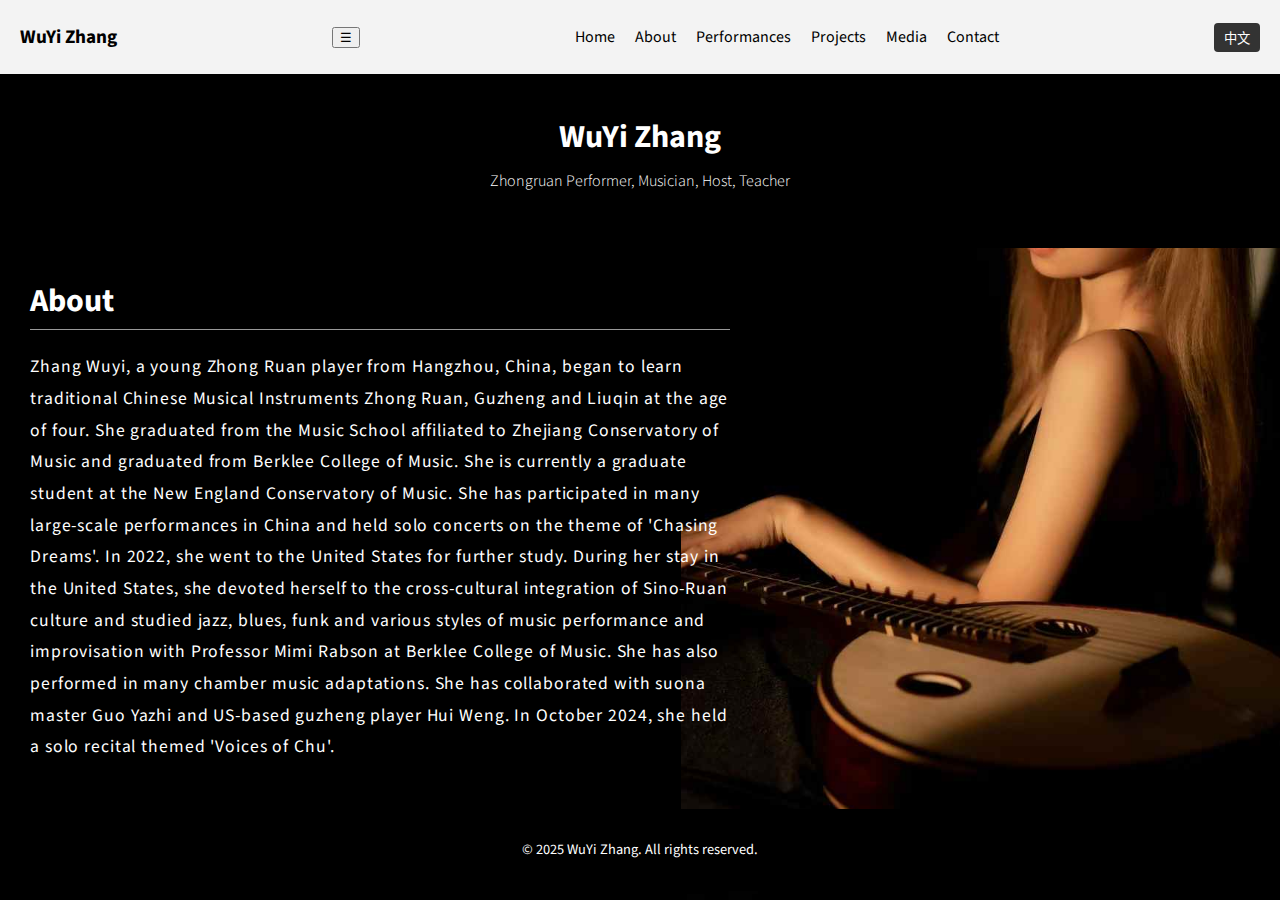
<file: about.html>
<!DOCTYPE html>
<html lang="zh-CN">
<head>
  <meta charset="UTF-8" />
  <meta name="viewport" content="width=device-width, initial-scale=1.0"/>
  <link href="https://fonts.googleapis.com/css2?family=Source+Sans+Pro:wght@400;600;700&display=swap" rel="stylesheet">
  <title>WuYi Zhang - About</title>
  <link rel="stylesheet" href="styles.css" />
</head>
<body class="layout fade-in about-background"> <!-- ✅ 只保留一个 body -->

  <!-- 顶部导航 -->
  <header>
    <div class="logo">WuYi Zhang</div>
    <button class="menu-toggle" id="menuToggle">&#9776;</button>
    <nav>
      <ul>
        <li><a href="index.html" data-en="Home" data-cn="主页">主页</a></li>
        <li><a href="about.html" data-en="About" data-cn="关于">关于</a></li>
        <li><a href="performances.html" data-en="Performances" data-cn="演出">演出</a></li>
        <li><a href="projects.html" data-en="Projects" data-cn="作品">作品</a></li>
        <li><a href="media.html" data-en="Media" data-cn="媒体">媒体</a></li>
        <li><a href="contact.html" data-en="Contact" data-cn="联系">联系</a></li>
      </ul>
    </nav>
    <div class="lang-switch">
      <button id="langToggle">EN</button>
    </div>
  </header>

  <!-- 顶部 Banner -->
  <div class="about-banner">
    <h1 class="name">WuYi Zhang</h1>
    <p class="tagline" data-en="Zhongruan Performer, Musician, Host, Teacher" 
       data-cn="中阮演奏家 · 音乐家 · 主持人 · 教师">
      Vocalist, Zhongruan Performer, Composer
    </p>
  </div>

  <!-- 内容背景区域 -->
  <div class="about-background">
    <main class="page-wrapper">
      <aside class="sidebar"><h2 data-en="About" data-cn="关于">ABOUT</h2></aside>
      <section class="content">
        <h1 data-en="About" data-cn="关于">About Me</h1>

        <div class="bio-block">
          <p 
            data-en="Zhang Wuyi, a young Zhong Ruan player from Hangzhou, China, began to learn traditional Chinese Musical Instruments Zhong Ruan, Guzheng and Liuqin at the age of four. She graduated from the Music School affiliated to Zhejiang Conservatory of Music and graduated from Berklee College of Music. She is currently a graduate student at the New England Conservatory of Music. She has participated in many large-scale performances in China and held solo concerts on the theme of 'Chasing Dreams'. In 2022, she went to the United States for further study. During her stay in the United States, she devoted herself to the cross-cultural integration of Sino-Ruan culture and studied jazz, blues, funk and various styles of music performance and improvisation with Professor Mimi Rabson at Berklee College of Music. She has also performed in many chamber music adaptations. She has collaborated with suona master Guo Yazhi and US-based guzheng player Hui Weng. In October 2024, she held a solo recital themed 'Voices of Chu'."
            
            data-cn="章吴仪，青年中阮演奏家，来自中国杭州，四岁开始学习中国传统乐器中阮、古筝、柳琴。她高中毕业于浙江音乐学院附属音乐学校，本科毕业于伯克利音乐学院，现为新英格兰音乐学院研究生。曾在中国参加多场大型演出，并举办“追梦”主题独奏音乐会。2022年她前往美国深造。在美期间，她致力于中阮的跨文化融合，在伯克利音乐学院跟随 Mimi Rabson 教授学习 Jazz、Blues、Funk 多种风格的音乐演奏与即兴表演。她还参演了许多改编后的室内乐作品，并与著名唢呐演奏家郭雅志老师、旅美古筝演奏家翁惠老师多次合作。2024年10月，她举办了“楚之阮语”主题个人独奏会。"
          >
            Zhang Wuyi, a young Zhong Ruan player from Hangzhou, China...
          </p>
        </div>
      </section>
    </main>
  </div>

  <!-- 页脚 -->
  <footer>
    <p>&copy; 2025 WuYi Zhang. All rights reserved.</p>
  </footer>

  <script src="script.js"></script>
</body>
</html>
</file>
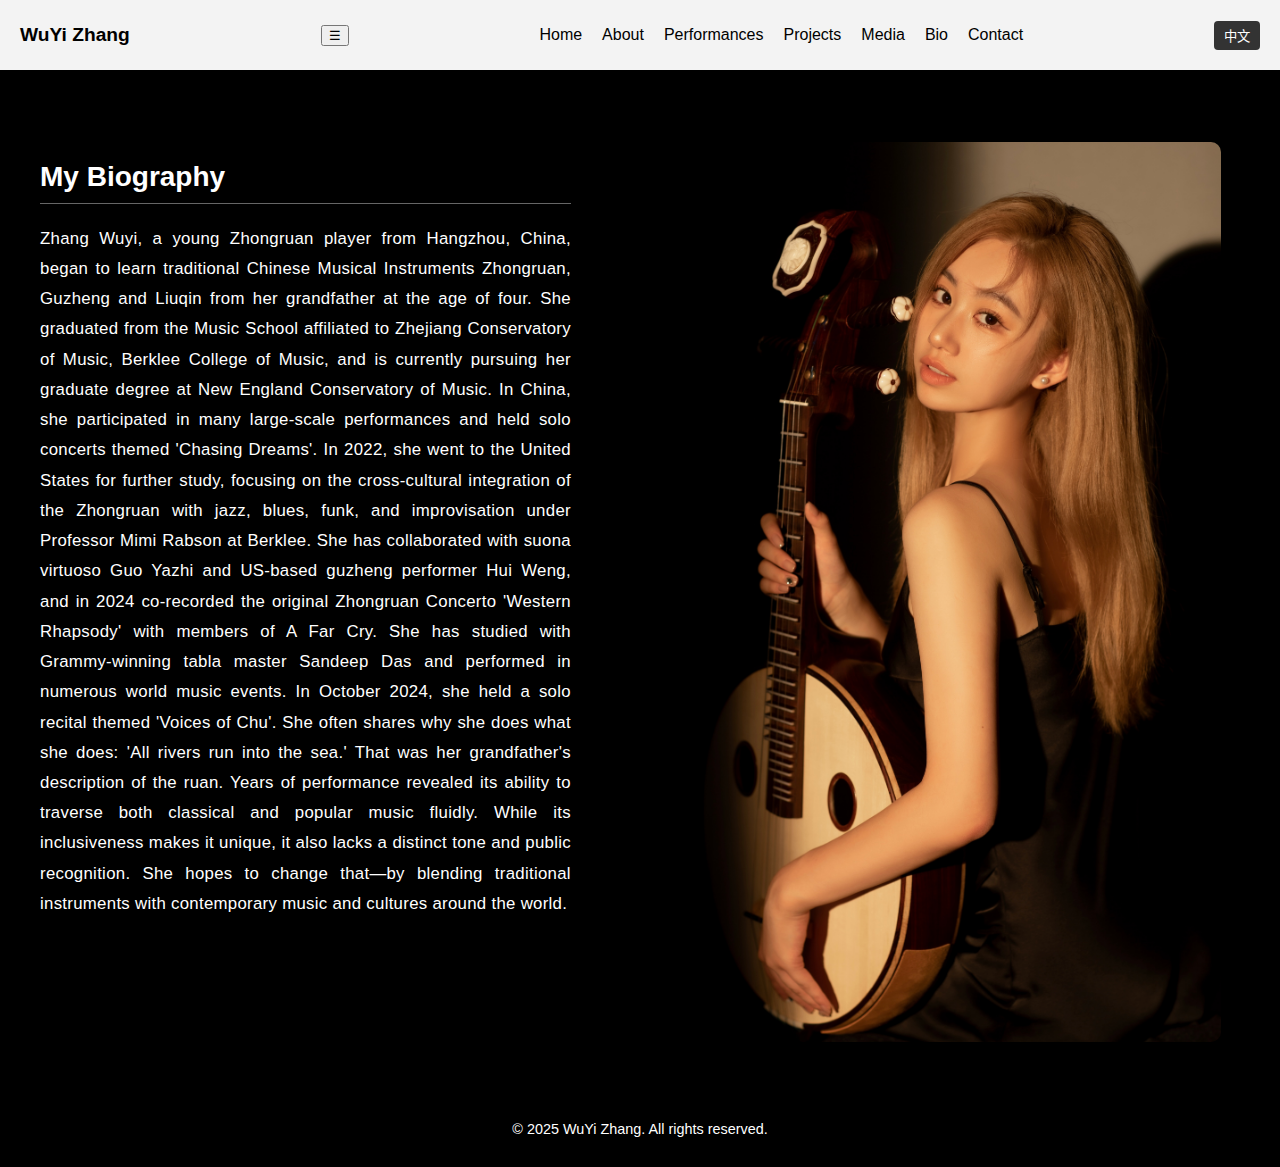
<file: bio.html>
<!DOCTYPE html>
<html lang="zh-CN">
<head>
  <meta charset="UTF-8" />
  <meta name="viewport" content="width=device-width, initial-scale=1.0"/>
  <title>WuYi Zhang - Bio</title>
  <link rel="stylesheet" href="styles.css" />
</head>
<body class="layout fade-in" style="background-color: black; color: rgb(0, 0, 0);">
  <header>
    <div class="logo">WuYi Zhang</div>
    <button class="menu-toggle" id="menuToggle">&#9776;</button>
    <nav>
      <ul>
        <li><a href="index.html" data-en="Home" data-cn="主页">主页</a></li>
        <li><a href="about.html" data-en="About" data-cn="关于">关于</a></li>
        <li><a href="performances.html" data-en="Performances" data-cn="演出">演出</a></li>
        <li><a href="projects.html" data-en="Projects" data-cn="作品">作品</a></li>
        <li><a href="media.html" data-en="Media" data-cn="媒体">媒体</a></li>
        <li><a href="bio.html" data-en="Bio" data-cn="简历">简历</a></li>
        <li><a href="contact.html" data-en="Contact" data-cn="联系">联系</a></li>
      </ul>
    </nav>
    <div class="lang-switch">
      <button id="langToggle">EN</button>
    </div>
  </header>

  <div class="about-background">
    <main class="about-layout">
      <section class="about-text">
        <h1 data-en="My Biography" data-cn="我的简历">My Biography</h1>
        <p data-en="
Zhang Wuyi, a young Zhongruan player from Hangzhou, China, began to learn traditional Chinese Musical Instruments Zhongruan, Guzheng and Liuqin from her grandfather at the age of four. She graduated from the Music School affiliated to Zhejiang Conservatory of Music, Berklee College of Music, and is currently pursuing her graduate degree at New England Conservatory of Music. In China, she participated in many large-scale performances and held solo concerts themed 'Chasing Dreams'. 
In 2022, she went to the United States for further study, focusing on the cross-cultural integration of the Zhongruan with jazz, blues, funk, and improvisation under Professor Mimi Rabson at Berklee. She has collaborated with suona virtuoso Guo Yazhi and US-based guzheng performer Hui Weng, and in 2024 co-recorded the original Zhongruan Concerto 'Western Rhapsody' with members of A Far Cry. She has studied with Grammy-winning tabla master Sandeep Das and performed in numerous world music events.
In October 2024, she held a solo recital themed 'Voices of Chu'. 
She often shares why she does what she does: 'All rivers run into the sea.' That was her grandfather's description of the ruan. Years of performance revealed its ability to traverse both classical and popular music fluidly. While its inclusiveness makes it unique, it also lacks a distinct tone and public recognition. She hopes to change that—by blending traditional instruments with contemporary music and cultures around the world.
        "
        data-cn="
章吴仪，青年中阮演奏家，来自中国杭州，四岁开始跟随祖父学习中国传统乐器中阮，古筝，柳琴。高中毕业于浙江音乐学院附属音乐学校，本科毕业于伯克利音乐学院，研究生就读于新英格兰音乐学院。在中国参加多场大型演出，并举办“追梦”主题独奏音乐会。2022年前往美国深造。在美期间，她致力将中阮跨文化融合，在伯克利音乐学院跟随Mimi Rabson教授学习Jazz，blues，funk多种风格的音乐演奏和即兴表演。参演了许多改编后的室内乐作品。和著名唢呐演奏家郭雅志老师，旅美古筝演奏家翁惠老师多次合作。2024年和A Far Cry的成员一起合作录制了由Adalia Wenxie写的中阮协奏曲《Western Rhapsody》。也曾和荣获格莱美的Tabla大师Sandeep Das交流学习，参与多场世界音乐的音乐会的演出。并在2024年10月，举办“楚之阮语”主题个人独奏会。
她曾在很多重要场合发表她现在正在做的事情的原因：“海纳百川。”这就是我祖父对中国传统乐器“阮”的定义。他没有具体说明原因，但钻研其中的原因激发了我对深度学习的兴趣。多年的演奏让我知道，它不仅能协调高低音调，还能在古典音乐和流行音乐之间游刃有余。它包容了所有的音调，就像大海包容了所有的河流。我瞬间就明白了祖父的意思，并开始感激他的话。然而，由于其极具包容性的性质，阮缺乏独特的声音，并不是一个特别受欢迎的乐器。就像电影中的配角经常被忽视一样，阮也不像现在那么出名了。但我看到了中国乐器的魅力，希望让更多人能够感受到阮的独特。于是，我的脑海里就有了一个想法，我想要通过我对现在流行音乐的认识，赋予这个传统乐器更多的可能性，让他能够更加快速的被人们所认识，所以我独自前往美国来学习更多不同风格的音乐和不同的音乐文化。我在这里，感受到了音乐的多样性和融合性。
        ">
        </p>
      </section>
      <section class="about-photo">
        <img src="images/bio.jpg" alt="WuYi Zhang performing" />
      </section>
    </main>
  </div>

  <footer>
    <p>&copy; 2025 WuYi Zhang. All rights reserved.</p>
  </footer>

  <script src="script.js"></script>
</body>
</html>
</file>
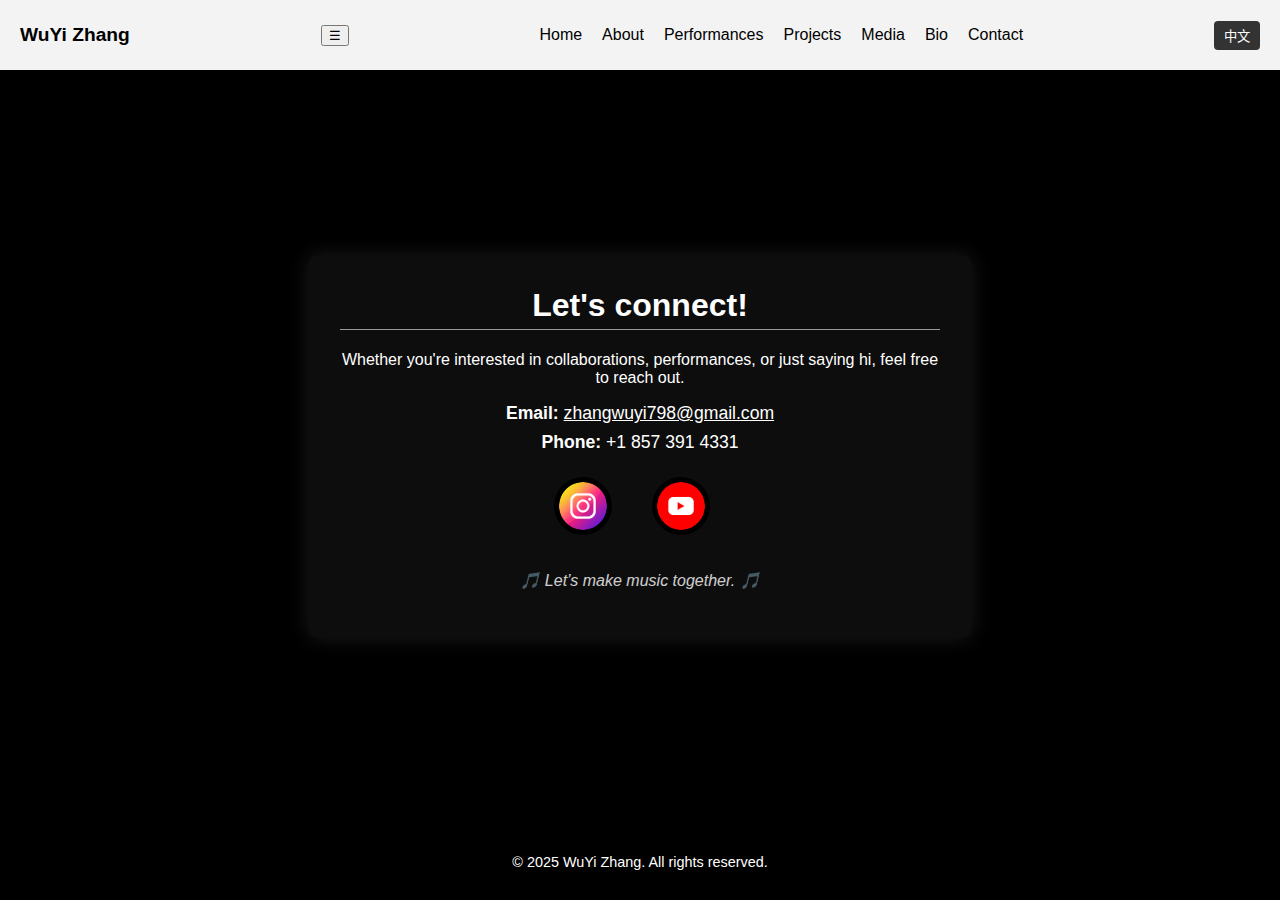
<file: contact.html>
<!DOCTYPE html>
<html lang="zh-CN">
<head>
  <meta charset="UTF-8" />
  <meta name="viewport" content="width=device-width, initial-scale=1.0"/>
  <title>WuYi Zhang - Contact</title>
  <link rel="stylesheet" href="styles.css" />
</head>
<body class="layout fade-in" style="background-color: rgb(0, 0, 0); color: rgb(0, 0, 0);">


<header>
  <div class="logo">WuYi Zhang</div>
  <button class="menu-toggle" id="menuToggle">&#9776;</button>
  <nav>
    <ul>
      <li><a href="index.html" data-en="Home" data-cn="主页">主页</a></li>
      <li><a href="about.html" data-en="About" data-cn="关于">关于</a></li>
      <li><a href="performances.html" data-en="Performances" data-cn="演出">演出</a></li>
      <li><a href="projects.html" data-en="Projects" data-cn="作品">作品</a></li>
      <li><a href="media.html" data-en="Media" data-cn="媒体">媒体</a></li>
      <li><a href="bio.html" data-en="Bio" data-cn="简历">Bio</a></li>
      <li><a href="contact.html" data-en="Contact" data-cn="联系">联系</a></li>
    </ul>
  </nav>
  <div class="lang-switch">
    <button id="langToggle">EN</button>
  </div>
</header>


<main class="page-wrapper contact-wrapper">
  <aside class="sidebar">
    <h2 data-en="Contact" data-cn="联系">CONTACT</h2>
  </aside>

  <section class="content contact-card">
    <h1 data-en="Let's connect!" data-cn="欢迎联系">Let's connect!</h1>

    <p data-en="Whether you're interested in collaborations, performances, or just saying hi, feel free to reach out."
       data-cn="欢迎联系我合作演出、音乐创作，或任何问题~">
       Whether you're interested in collaborations, performances, or just saying hi, feel free to reach out.
    </p>

    <div class="contact-info">
      <p><strong>Email:</strong> <a href="mailto:zhangwuyi798@gmail.com">zhangwuyi798@gmail.com</a></p>
      <p><strong>Phone:</strong> +1 857 391 4331</p>
    </div>

    <div class="social-icons">
      <a href="https://www.instagram.com/elaine_zhangwuyi" target="_blank" title="Instagram">
        <img src="images/instagram.png" alt="Instagram">
      </a>
      <a href="https://www.youtube.com/@ElaineZhang-chuu" target="_blank" title="YouTube">
        <img src="images/youtube.png" alt="YouTube">
      </a>
    </div>

    <p class="signature">🎵 Let’s make music together. 🎵</p>
  </section>
</main>

<footer>
  <p>&copy; 2025 WuYi Zhang. All rights reserved.</p>
</footer>

<script src="script.js"></script>
<body class="layout fade-in">
</html>
</file>
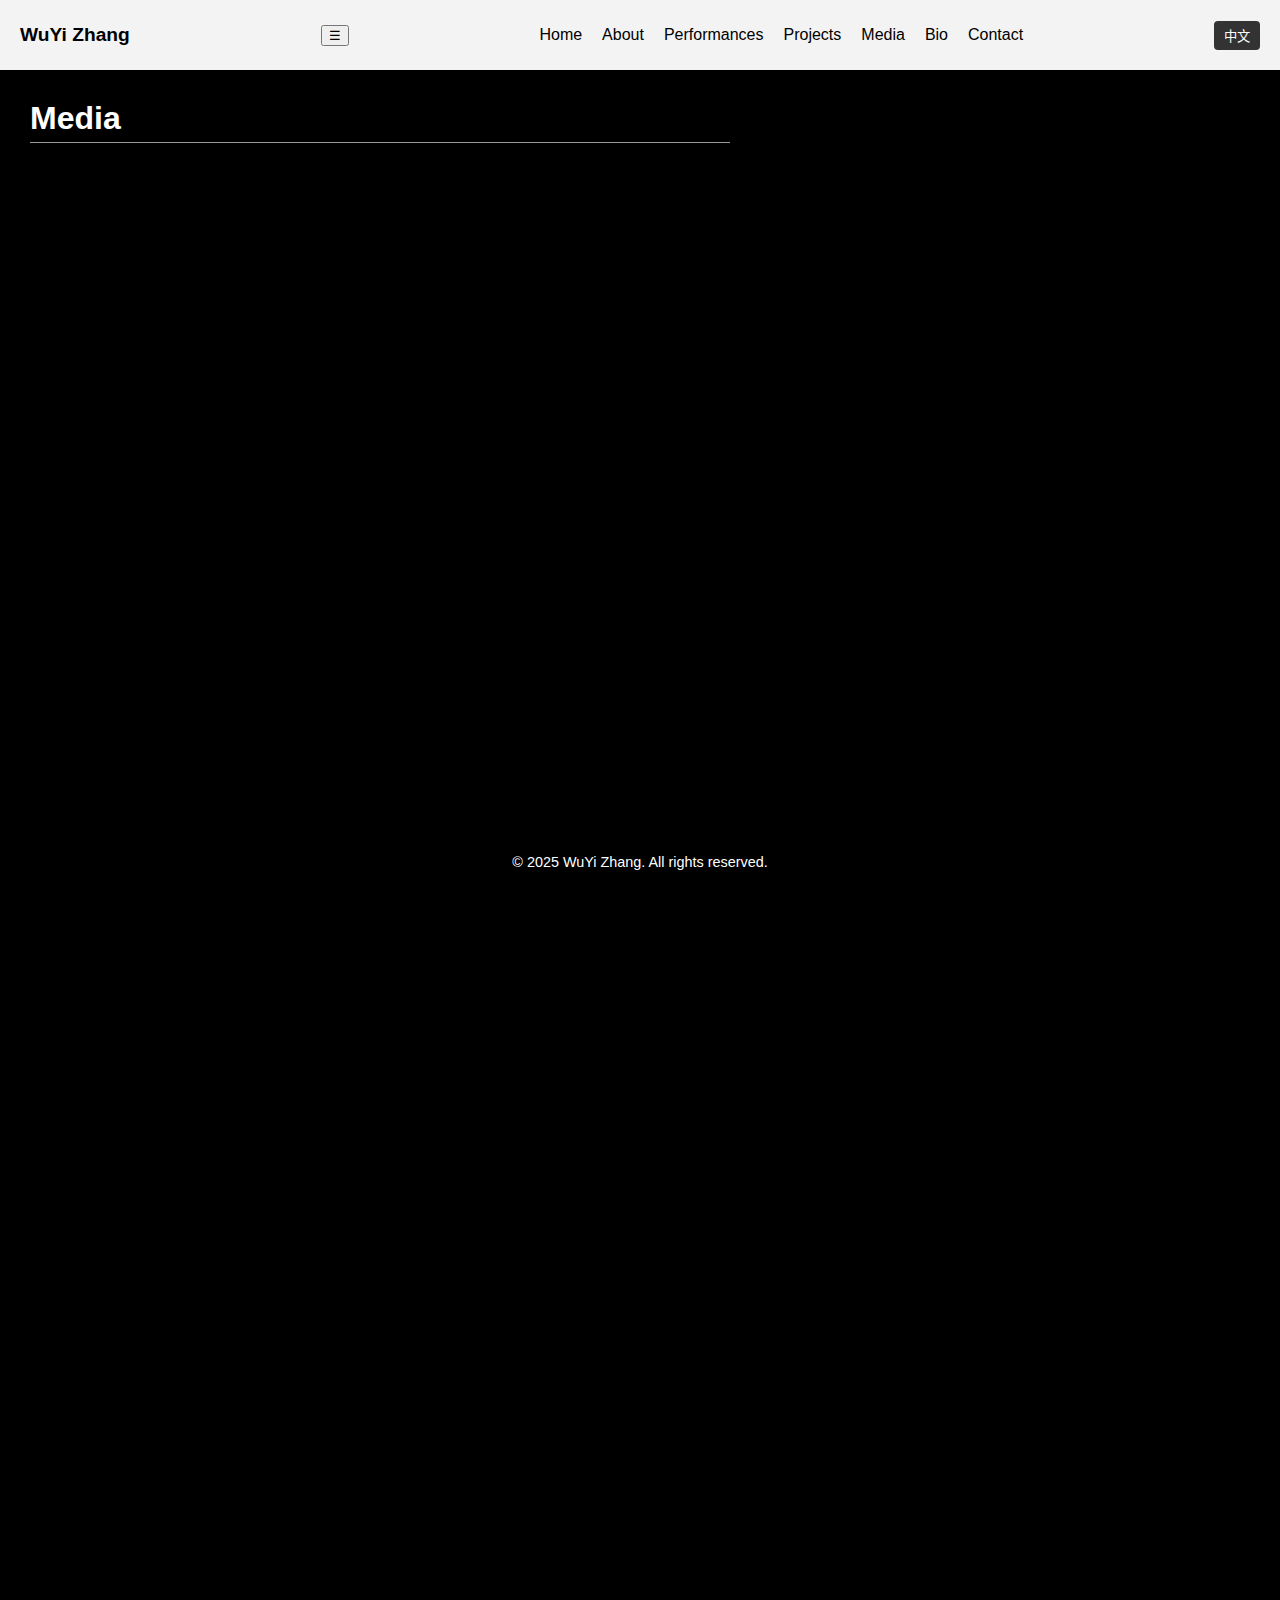
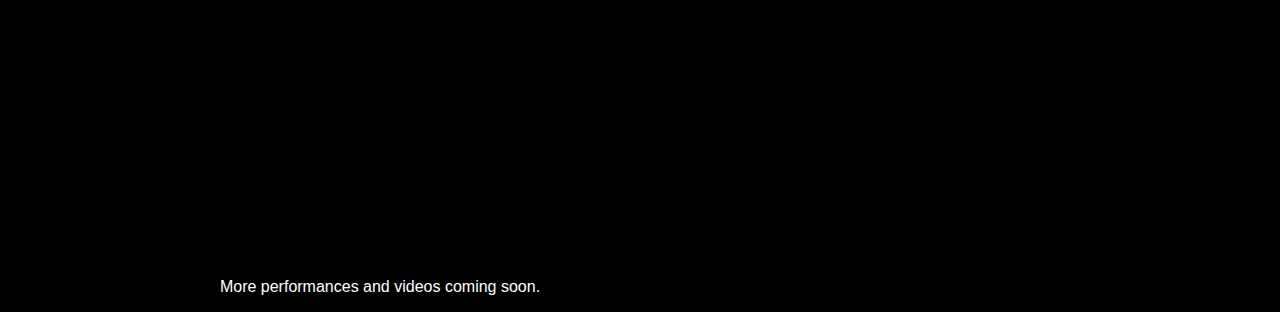
<file: media.html>
<!DOCTYPE html>
<html lang="zh-CN">
<head>
  <meta charset="UTF-8" />
  <meta name="viewport" content="width=device-width, initial-scale=1.0"/>
  <title>WuYi Zhang - Media</title>
  <link rel="stylesheet" href="styles.css" />
</head>
<body class="layout fade-in" style="background-color: #000; color: #000;">

  <!-- Header -->
  <header>
    <div class="logo">WuYi Zhang</div>
    <button class="menu-toggle" id="menuToggle">&#9776;</button>
    <nav>
      <ul>
        <li><a href="index.html" data-en="Home" data-cn="主页">主页</a></li>
        <li><a href="about.html" data-en="About" data-cn="关于">关于</a></li>
        <li><a href="performances.html" data-en="Performances" data-cn="演出">演出</a></li>
        <li><a href="projects.html" data-en="Projects" data-cn="作品">作品</a></li>
        <li><a href="media.html" data-en="Media" data-cn="媒体">媒体</a></li>
        <li><a href="bio.html" data-en="Bio" data-cn="简历">Bio</a></li>
        <li><a href="contact.html" data-en="Contact" data-cn="联系">联系</a></li>
      </ul>
    </nav>
    <div class="lang-switch">
      <button id="langToggle">EN</button>
    </div>
  </header>

  <!-- Main -->
  <main class="page-wrapper">
    <aside class="sidebar">
      <h2 data-en="Media" data-cn="媒体" style="color: black;">MEDIA</h2>
    </aside>
    <section class="content">

      <h1 data-en="Media" data-cn="媒体">Media</h1>

      <!-- Video 1 -->
      <div class="video-container">
        <iframe 
          src="https://www.youtube.com/embed/AGE0dP0bD2k" 
          title="YouTube video player 1" 
          frameborder="0"
          allow="accelerometer; autoplay; clipboard-write; encrypted-media; gyroscope; picture-in-picture" 
          allowfullscreen>
        </iframe>
      </div>

      <!-- Video 2 -->
      <div class="video-container">
        <iframe 
          src="https://www.youtube.com/embed/QyFzjHpJw08" 
          title="YouTube video player 2" 
          frameborder="0"
          allow="accelerometer; autoplay; clipboard-write; encrypted-media; gyroscope; picture-in-picture" 
          allowfullscreen>
        </iframe>
      </div>

      <!-- Video 3 -->
      <div class="video-container">
        <iframe 
          src="https://www.youtube.com/embed/lWxGfAUsF3U" 
          title="YouTube video player 3" 
          frameborder="0"
          allow="accelerometer; autoplay; clipboard-write; encrypted-media; gyroscope; picture-in-picture" 
          allowfullscreen>
        </iframe>
      </div>

      <!-- Video 4 (Shorts link) -->
      <div class="video-container">
        <iframe 
          src="https://www.youtube.com/embed/XlylV0VuDM8" 
          title="YouTube Shorts video" 
          frameborder="0"
          allow="accelerometer; autoplay; clipboard-write; encrypted-media; gyroscope; picture-in-picture" 
          allowfullscreen>
        </iframe>
      </div>

      <p style="text-align: center;" data-en="More performances and videos coming soon."
         data-cn="更多演出视频即将上线。">
         More performances and videos coming soon.
      </p>
    </section>
  </main>

  <!-- Footer -->
  <footer>
    <p>&copy; 2025 WuYi Zhang. All rights reserved.</p>
  </footer>

  <script src="script.js"></script>
</body>
</html>
</file>
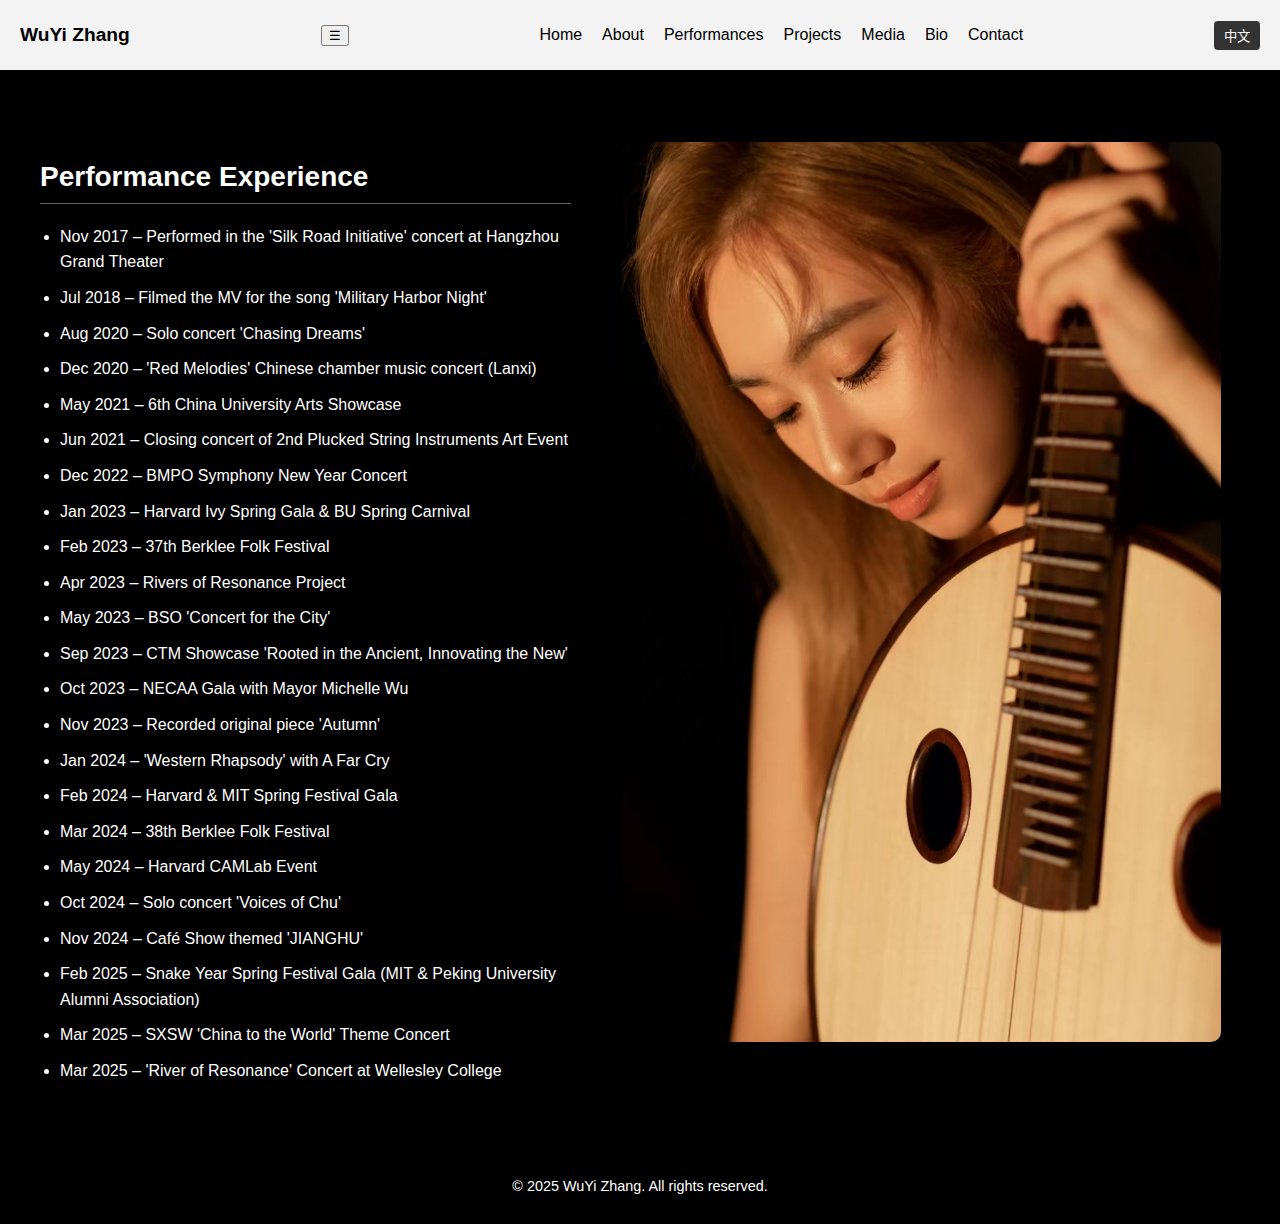
<file: performances.html>
<!DOCTYPE html>
<html lang="zh-CN">
<head>
  <meta charset="UTF-8" />
  <meta name="viewport" content="width=device-width, initial-scale=1.0"/>
  <title>WuYi Zhang - Performances</title>
  <link rel="stylesheet" href="styles.css" />
</head>
<body class="layout fade-in">

  <header>
    <div class="logo">WuYi Zhang</div>
    <button class="menu-toggle" id="menuToggle">&#9776;</button>
    <nav>
      <ul>
        <li><a href="index.html" data-en="Home" data-cn="主页">主页</a></li>
        <li><a href="about.html" data-en="About" data-cn="关于">关于</a></li>
        <li><a href="performances.html" data-en="Performances" data-cn="演出">演出</a></li>
        <li><a href="projects.html" data-en="Projects" data-cn="作品">作品</a></li>
        <li><a href="media.html" data-en="Media" data-cn="媒体">媒体</a></li>
        <li><a href="bio.html" data-en="Bio" data-cn="简历">Bio</a></li>
        <li><a href="contact.html" data-en="Contact" data-cn="联系">联系</a></li>
      </ul>
    </nav>
    <div class="lang-switch">
      <button id="langToggle">EN</button>
    </div>
  </header>

  <!-- 主体 -->
  <div class="about-background performances-background">
    <main class="about-layout">
      <section class="about-text">
        <h1 data-en="Performance Experience" data-cn="演出经历">Performance Experience</h1>
        <ul class="timeline">
          <li data-en="Nov 2017 – Performed in the 'Silk Road Initiative' concert at Hangzhou Grand Theater"
              data-cn="2017年11月 – 参与“丝绸之路”主题音乐会（杭州大剧院）">
            Nov 2017 – Performed in the 'Silk Road Initiative' concert at Hangzhou Grand Theater
          </li>
          <li data-en="Jul 2018 – Filmed the MV for the song 'Military Harbor Night'"
              data-cn="2018年7月 – 拍摄《军港之夜》改编版 MV">
            Jul 2018 – Filmed the MV for the song 'Military Harbor Night'
          </li>
          <li data-en="Aug 2020 – Solo concert 'Chasing Dreams'" data-cn="2020年8月 – 独奏音乐会《追梦》">
            Aug 2020 – Solo concert 'Chasing Dreams'
          </li>
          <li data-en="Dec 2020 – 'Red Melodies' Chinese chamber music concert (Lanxi)"
              data-cn="2020年12月 – 《红色旋律》中国室内乐音乐会（兰溪）">
            Dec 2020 – 'Red Melodies' Chinese chamber music concert (Lanxi)
          </li>
          <li data-en="May 2021 – 6th China University Arts Showcase"
              data-cn="2021年5月 – 中国大学生艺术展演活动（代表浙江音乐学院）">
            May 2021 – 6th China University Arts Showcase
          </li>
          <li data-en="Jun 2021 – Closing concert of 2nd Plucked String Instruments Art Event"
              data-cn="2021年6月 – 第二届弹拨乐器艺术活动闭幕演出">
            Jun 2021 – Closing concert of 2nd Plucked String Instruments Art Event
          </li>
          <li data-en="Dec 2022 – BMPO Symphony New Year Concert"
              data-cn="2022年12月 – BMPO 交响乐协会新年音乐会">
            Dec 2022 – BMPO Symphony New Year Concert
          </li>
          <li data-en="Jan 2023 – Harvard Ivy Spring Gala & BU Spring Carnival"
              data-cn="2023年1月 – 哈佛春晚 & BU 春节嘉年华">
            Jan 2023 – Harvard Ivy Spring Gala & BU Spring Carnival
          </li>
          <li data-en="Feb 2023 – 37th Berklee Folk Festival"
              data-cn="2023年2月 – 伯克利第37届民间音乐节">
            Feb 2023 – 37th Berklee Folk Festival
          </li>
          <li data-en="Apr 2023 – Rivers of Resonance Project"
              data-cn="2023年4月 – 《共鸣之河》艺术项目演出">
            Apr 2023 – Rivers of Resonance Project
          </li>
          <li data-en="May 2023 – BSO 'Concert for the City'"
              data-cn="2023年5月 – BSO 城市之声音乐会独奏">
            May 2023 – BSO 'Concert for the City'
          </li>
          <li data-en="Sep 2023 – CTM Showcase 'Rooted in the Ancient, Innovating the New'"
              data-cn="2023年9月 – CTM 专场《根植传统，创新未来》">
            Sep 2023 – CTM Showcase 'Rooted in the Ancient, Innovating the New'
          </li>
          <li data-en="Oct 2023 – NECAA Gala with Mayor Michelle Wu"
              data-cn="2023年10月 – NECAA 晚会（波士顿市长吴弭出席）">
            Oct 2023 – NECAA Gala with Mayor Michelle Wu
          </li>
          <li data-en="Nov 2023 – Recorded original piece 'Autumn'"
              data-cn="2023年11月 – 录制原创中阮作品《秋》">
            Nov 2023 – Recorded original piece 'Autumn'
          </li>
          <li data-en="Jan 2024 – 'Western Rhapsody' with A Far Cry"
              data-cn="2024年1月 – 与 A Far Cry 合奏《西部狂想曲》">
            Jan 2024 – 'Western Rhapsody' with A Far Cry
          </li>
          <li data-en="Feb 2024 – Harvard & MIT Spring Festival Gala"
              data-cn="2024年2月 – 哈佛与 MIT 春节晚会">
            Feb 2024 – Harvard & MIT Spring Festival Gala
          </li>
          <li data-en="Mar 2024 – 38th Berklee Folk Festival"
              data-cn="2024年3月 – 伯克利第38届民间音乐节">
            Mar 2024 – 38th Berklee Folk Festival
          </li>
          <li data-en="May 2024 – Harvard CAMLab Event"
              data-cn="2024年5月 – 哈佛 CAMLab 活动演出">
            May 2024 – Harvard CAMLab Event
          </li>
          <li data-en="Oct 2024 – Solo concert 'Voices of Chu'"
              data-cn="2024年10月 – 中阮独奏音乐会《楚之声》">
            Oct 2024 – Solo concert 'Voices of Chu'
          </li>
          <li data-en="Nov 2024 – Café Show themed 'JIANGHU'"
              data-cn="2024年11月 – 咖啡屋主题演出《江湖》">
            Nov 2024 – Café Show themed 'JIANGHU'
          </li>
          <li data-en="Feb 2025 – Snake Year Spring Festival Gala (MIT & Peking University Alumni Association)"
              data-cn="2025年2月 – MIT 与北大校友会主办蛇年春节晚会">
            Feb 2025 – Snake Year Spring Festival Gala (MIT & Peking University Alumni Association)
          </li>

          <li data-en="Mar 2025 – SXSW 'China to the World' Theme Concert"
              data-cn="2025年3月 – SXSW“中国走向世界”主题演出">
            Mar 2025 – SXSW 'China to the World' Theme Concert
          </li>

          <li data-en="Mar 2025 – 'River of Resonance' Concert at Wellesley College"
              data-cn="2025年3月 – 威尔斯利学院《共鸣之河》主题音乐会">
            Mar 2025 – 'River of Resonance' Concert at Wellesley College
          </li>
        </ul>
      </section>
      <section class="about-photo">
        <img src="images/performance.jpg" alt="WuYi Zhang playing ruan" />
      </section>
    </main>
  </div>

  <footer>
    <p>&copy; 2025 WuYi Zhang. All rights reserved.</p>
  </footer>

  <script src="script.js"></script>
</body>
</html>
</file>
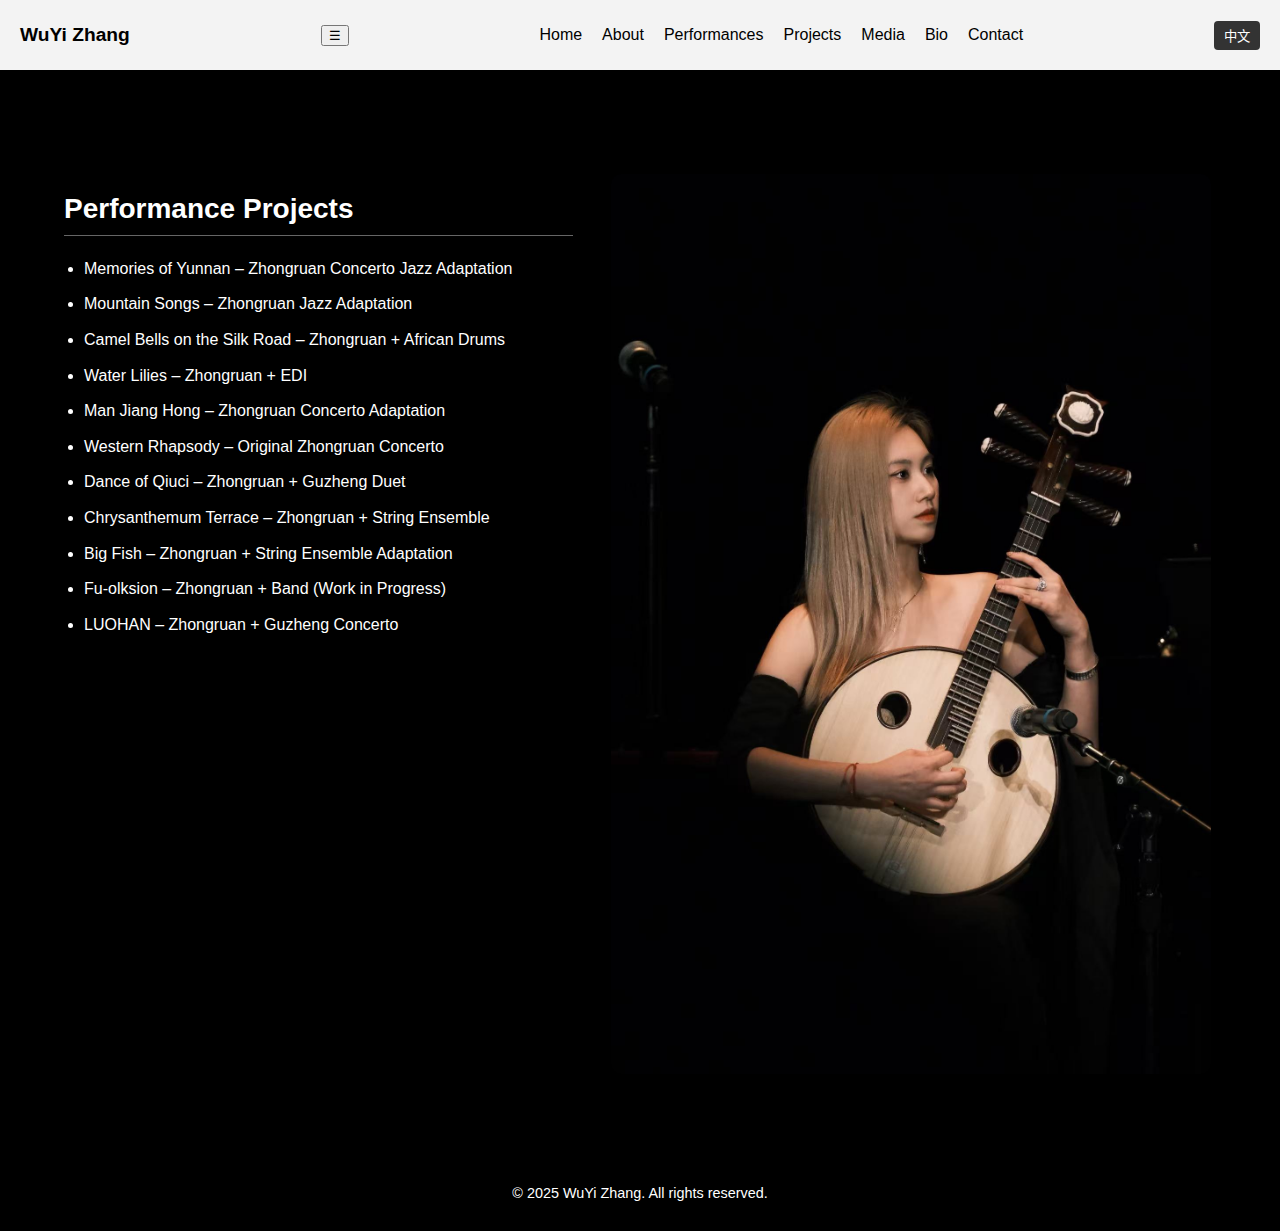
<file: projects.html>
<!DOCTYPE html>
<html lang="zh-CN">
<head>
  <meta charset="UTF-8" />
  <meta name="viewport" content="width=device-width, initial-scale=1.0"/>
  <title>WuYi Zhang - Projects</title>
  <link rel="stylesheet" href="styles.css" />
</head>
<body class="layout fade-in">

<header>
  <div class="logo">WuYi Zhang</div>
  <button class="menu-toggle" id="menuToggle">&#9776;</button>
  <nav>
    <ul>
      <li><a href="index.html" data-en="Home" data-cn="主页">主页</a></li>
      <li><a href="about.html" data-en="About" data-cn="关于">关于</a></li>
      <li><a href="performances.html" data-en="Performances" data-cn="演出">演出</a></li>
      <li><a href="projects.html" data-en="Projects" data-cn="作品">作品</a></li>
      <li><a href="media.html" data-en="Media" data-cn="媒体">媒体</a></li>
      <li><a href="bio.html" data-en="Bio" data-cn="简历">Bio</a></li>
      <li><a href="contact.html" data-en="Contact" data-cn="联系">联系</a></li>
    </ul>
  </nav>
  <div class="lang-switch">
    <button id="langToggle">EN</button>
  </div>
</header>

<div class="about-background projects-background">
  <main class="about-layout">
    <section class="about-text">
      <h1 data-en="Performance Projects" data-cn="演出项目">Performance Projects</h1>
      <ul class="timeline">
        <li data-en="Memories of Yunnan – Zhongruan Concerto Jazz Adaptation"
            data-cn="《云南回忆》 – 中阮协奏曲爵士改编">Memories of Yunnan – Zhongruan Concerto Jazz Adaptation</li>
        <li data-en="Mountain Songs – Zhongruan Jazz Adaptation"
            data-cn="《山歌》 – 中阮爵士改编">Mountain Songs – Zhongruan Jazz Adaptation</li>
        <li data-en="Camel Bells on the Silk Road – Zhongruan + African Drums"
            data-cn="《丝路驼铃》 – 中阮与非洲鼓">Camel Bells on the Silk Road – Zhongruan + African Drums</li>
        <li data-en="Water Lilies – Zhongruan + EDI"
            data-cn="《睡莲》 – 中阮与电子乐器">Water Lilies – Zhongruan + EDI</li>
        <li data-en="Man Jiang Hong – Zhongruan Concerto Adaptation"
            data-cn="《满江红》 – 中阮协奏改编">Man Jiang Hong – Zhongruan Concerto Adaptation</li>
        <li data-en="Western Rhapsody – Original Zhongruan Concerto"
            data-cn="《西部狂想曲》 – 原创中阮协奏曲">Western Rhapsody – Original Zhongruan Concerto</li>
        <li data-en="Dance of Qiuci – Zhongruan + Guzheng Duet"
            data-cn="《龟兹舞》 – 中阮与古筝二重奏">Dance of Qiuci – Zhongruan + Guzheng Duet</li>
        <li data-en="Chrysanthemum Terrace – Zhongruan + String Ensemble"
            data-cn="《菊花台》 – 中阮与弦乐合奏">Chrysanthemum Terrace – Zhongruan + String Ensemble</li>
        <li data-en="Big Fish – Zhongruan + String Ensemble Adaptation"
            data-cn="《大鱼》 – 中阮与弦乐改编">Big Fish – Zhongruan + String Ensemble Adaptation</li>
        <li data-en="Fu-olksion – Zhongruan + Band (Work in Progress)"
            data-cn="《Fu-olksion》 – 中阮与乐队合作（进行中）">Fu-olksion – Zhongruan + Band (Work in Progress)</li>
        <li data-en="LUOHAN – Zhongruan + Guzheng Concerto"
            data-cn="《罗汉》 – 中阮与古筝协奏曲">LUOHAN – Zhongruan + Guzheng Concerto</li>
      </ul>
    </section>
    <section class="about-photo">
      <img src="images/projects.jpg" alt="Project-related image">
    </section>
  </main>
</div>

<footer>
  <p>&copy; 2025 WuYi Zhang. All rights reserved.</p>
</footer>

<script src="script.js"></script>
</body>
</html>
</file>
<file: styles.css>
.home-background {
  position: fixed;
  top: 0;
  left: 0;
  width: 100%;
  height: 100%;
  object-fit: contain; /* 也可以用 cover 看你需求 */
  z-index: -1;
}
/* 全局通用设置 */
body {
  margin: 0;
  font-family: -apple-system, BlinkMacSystemFont, "Segoe UI", Roboto, "Helvetica Neue", Arial, sans-serif;
  background-color: #fff;
  color: #000;
  scroll-behavior: smooth;
  font-family: 'Source Sans Pro', 'Helvetica Neue', Helvetica, Arial, sans-serif;
}

body.fade-in {
  animation: fadeIn 0.8s ease-in-out;
}

@keyframes fadeIn {
  from { opacity: 0; }
  to { opacity: 1; }
}

a {
  color: inherit;
  text-decoration: none;
}

ul {
  list-style: none;
  padding: 0;
}

img {
  max-width: 100%;
  height: auto;
}

/* 顶部导航栏 */
header {
  display: flex;
  justify-content: space-between;
  align-items: center;
  background: #f3f3f3;
  padding: 10px 20px;
  position: sticky;
  top: 0;
  z-index: 999;
}

header .logo {
  font-weight: bold;
  font-size: 1.2em;
}

header nav ul {
  display: flex;
  gap: 20px;
}

header nav ul li a:hover {
  text-decoration: underline;
}

.lang-switch button {
  background: #333;
  color: #fff;
  padding: 5px 10px;
  border: none;
  border-radius: 4px;
  cursor: pointer;
}

/* Banner */
.about-banner {
  background-color: #000;
  color: white;
  text-align: center;
  padding: 40px 10px;
}

.about-banner .name {
  font-size: 2em;
  margin: 0;
}

.about-banner .tagline {
  margin-top: 10px;
  font-weight: 300;
}

/* 主内容布局 */
.page-wrapper {
  display: flex;
  flex-direction: row;
  justify-content: flex-start;
  padding: 30px;
  gap: 40px;
}

/* 侧边栏 */
.sidebar {
  width: 120px;
  font-weight: bold;
  color: #333;
  display: none; /* 默认隐藏，如需可开启 */
}

/* 正文内容区域 */
.content {
  max-width: 700px;
  flex: 1;
  color: #000;
}

.content h1 {
  border-bottom: 1px solid #999;
  padding-bottom: 5px;
  margin-top: 0;
}

.content h3 {
  margin-top: 30px;
  font-weight: bold;
}

.bio-block {
  margin-top: 20px;
  line-height: 1.8;
}

.bio-block ul {
  margin-top: 10px;
  padding-left: 20px;
}

/* 关于页面的背景图放右边 */
body.about-background {
  background-image: url('images/about.jpg');
  background-repeat: no-repeat;
  background-position: right center;
  background-size: auto 100vh;
  background-color: black;
}

body.about-background .content {
  color: white;
}

/* footer */
footer {
  text-align: center;
  padding: 20px 10px;
  font-size: 0.9em;
  color: #888;
}

/* 响应式设计 */
@media (max-width: 768px) {
  .page-wrapper {
    flex-direction: column;
    padding: 20px;
  }

  header nav ul {
    flex-direction: column;
    gap: 10px;
  }

  .sidebar {
    display: none;
  }

  .content {
    max-width: 100%;
  }

  body.about-background {
    background-size: cover;
    background-position: center;
  }
}
/* 横向两栏布局 */
.home-hero {
  display: flex;
  justify-content: center;
  align-items: center;
  min-height: calc(100vh - 80px);
  padding: 40px;
  background-color: white;
}

.home-left {
  background-color: orange;
  color: black;
  padding: 40px 50px;
  max-width: 400px;
  text-align: center;
}

.home-left .home-email {
  margin-bottom: 20px;
  font-weight: 500;
}

.home-divider {
  border: none;
  height: 2px;
  width: 60px;
  background-color: black;
  margin: 0 auto 20px;
}

.home-name {
  font-size: 36px;
  font-family: 'Georgia', serif;
  margin-bottom: 10px;
}

.home-subtitle {
  font-size: 18px;
  margin-bottom: 30px;
}

.home-button {
  display: inline-block;
  background-color: #111;
  color: white;
  text-decoration: none;
  padding: 12px 30px;
  border-radius: 4px;
  font-weight: bold;
}

.home-right img {
  max-width: 100%;
  height: auto;
  object-fit: cover;
  margin-left: 40px;
  max-height: 600px;
}
.performances-background {
  background-color: black;
}

.timeline {
  list-style-type: disc;
  padding-left: 20px;
}

.timeline li {
  margin-bottom: 10px;
  color: white;
  font-size: 16px;
  line-height: 1.6;
}
/* 布局容器：左右并排 */
.about-layout {
  display: flex;
  justify-content: space-between;
  align-items: flex-start;
  padding: 60px 5%;
  gap: 40px;
  flex-wrap: wrap; /* 如果屏幕窄就自动换行 */
}

/* 左边文字内容 */
.about-text {
  flex: 1;
  min-width: 300px;
  color: white;
}

.about-text h1 {
  font-size: 28px;
  margin-bottom: 20px;
  border-bottom: 1px solid #666;
  padding-bottom: 10px;
  color: white;
}

.about-text ul.timeline {
  list-style-type: disc;
  padding-left: 20px;
}

.about-text ul.timeline li {
  margin-bottom: 10px;
  line-height: 1.6;
  font-size: 16px;
  color: white;
}

/* 右边照片部分 */
.about-photo {
  flex: 0 0 350px; /* 固定宽度 */
  display: flex;
  justify-content: center;
  align-items: flex-start;
}

.about-photo img {
  max-width: 100%;
  width: 100%; /* 你可以试试 90% 或 100% 或 500px 等 */
  height: auto;
  display: block;
  margin: 0 auto;
  border-radius: 10px;
}
/* 项目页面背景 */
.projects-background {
  background-color: black;
  padding: 2rem;
}

/* 布局：左右分栏 */
.about-layout {
  display: flex;
  flex-wrap: wrap;
  justify-content: space-between;
  align-items: flex-start;
  gap: 2rem;
  max-width: 1200px;
  margin: 0 auto;
  padding: 3rem 2rem;
}

/* 左侧文本内容 */
.about-text {
  flex: 1;
  min-width: 300px;
  color: white;
}

/* 时间线列表样式 */
.timeline {
  list-style: none;
  padding-left: 1rem;
}

.timeline li {
  margin-bottom: 0.8rem;
  color: white;
  line-height: 1.5;
}

/* 右侧图片 */
.about-photo {
  flex: 1.2;
  display: flex;
  justify-content: center;
  align-items: center;
}

.about-photo img {
  width: 100%;
  max-width: 600px;
  height: auto;
  border-radius: 10px;
}
.video-container {
  position: relative;
  padding-bottom: 56.25%; /* 16:9 ratio */
  height: 0;
  overflow: hidden;
  margin: 2rem auto;
  max-width: 800px;
}

.video-container iframe {
  position: absolute;
  top: 0;
  left: 0;
  width: 100%;
  height: 100%;
}
/* Sidebar 保持黑色文字 */
.sidebar {
  color: black;
}

/* 内容区域使用白色文字 */
.content {
  color: white;
}
.social-icons img {
  width: 32px;
  height: 32px;
  margin-right: 1rem;
  filter: invert(1); /* 反转颜色（可选） */
  background-color: black; /* 给图标加个底 */
  border-radius: 50%;
  padding: 5px;
}
.social-icons img {
  filter: none;
  opacity: 1;
}
.contact-wrapper {
  display: flex;
  justify-content: center;
  align-items: center;
  padding: 4rem 1rem;
}

.contact-card {
  background-color: rgba(255, 255, 255, 0.05);
  padding: 2rem;
  border-radius: 10px;
  text-align: center;
  color: white;
  max-width: 600px;
  margin: auto;
  box-shadow: 0 0 20px rgba(255,255,255,0.1);
}

.contact-info p {
  margin: 0.5rem 0;
  font-size: 1.1rem;
}

.contact-info a {
  color: white;
  text-decoration: underline;
}

.social-icons {
  margin-top: 1.5rem;
  display: flex;
  justify-content: center;
  gap: 1.5rem;
}

.social-icons img {
  width: 48px;
  height: 48px;
  border-radius: 50%;
  filter: none;
  opacity: 1;
  transition: transform 0.2s;
}

.social-icons img:hover {
  transform: scale(1.1);
}

.signature {
  margin-top: 2rem;
  font-style: italic;
  font-size: 1rem;
  opacity: 0.8;
}
.gallery-section {
  text-align: center;
  padding: 3rem 1rem;
  background: #fff;
  color: #000;
}

.gallery-title {
  font-family: serif;
  font-size: 2rem;
  margin-bottom: 1.5rem;
  text-transform: uppercase;
  letter-spacing: 2px;
}

.gallery-container {
  position: relative;
  display: flex;
  justify-content: center;
  align-items: center;
}

.gallery-container img {
  width: 60%;
  max-width: 700px;
  border-radius: 8px;
  transition: all 0.3s ease;
}

.gallery-nav {
  background: none;
  border: none;
  color: #333;
  font-size: 2rem;
  cursor: pointer;
  position: absolute;
  top: 50%;
  transform: translateY(-50%);
  padding: 0 1rem;
  z-index: 2;
}

.gallery-nav.prev {
  left: 0;
}

.gallery-nav.next {
  right: 0;
}

.gallery-thumbs {
  margin-top: 1rem;
  display: flex;
  justify-content: center;
  gap: 10px;
}

.gallery-thumbs .thumb {
  width: 60px;
  height: 60px;
  object-fit: cover;
  cursor: pointer;
  border: 2px solid transparent;
  border-radius: 4px;
  transition: border 0.3s;
}

.gallery-thumbs .thumb:hover {
  border: 2px solid #888;
}
.about-text p {
  line-height: 1.8;      /* 设置行高，拉开行间距 */
  letter-spacing: 0.3px; /* 字距微调 */
  margin-bottom: 1.5rem; /* 段落间距 */
  font-size: 1.05rem;    /* 稍微大一点，更易读 */
  text-align: justify;   /* 两端对齐排版更整洁 */
}
/* 页面整体布局：确保 footer 不会漂浮在中间 */
body, html {
  height: 100%;
  margin: 0;
  padding: 0;
  display: flex;
  flex-direction: column;
}

/* 主要内容区域自动占满中间部分 */
.page-wrapper {
  flex: 1;
  display: flex;
  flex-direction: row;
  align-items: flex-start;
  min-height: 500px; /* 防止太短导致图片上浮 */
}

/* 页脚固定在底部 */
footer {
  text-align: center;
  padding: 1rem;
  color: white;
  background-color: #000;
}
.bio-block p {
  font-size: 1.1rem;         /* 稍微大一点的字体，更易读 */
  line-height: 1.8;          /* 增加行间距 */
  letter-spacing: 0.05em;    /* 增加字间距 */
  margin-top: 1rem;
  margin-bottom: 1rem;
}
.about-layout {
  display: flex;
  justify-content: space-between;
  align-items: flex-start;
  flex-wrap: wrap;
  gap: 2rem;
  margin-top: 1.5rem;
}
</file>
